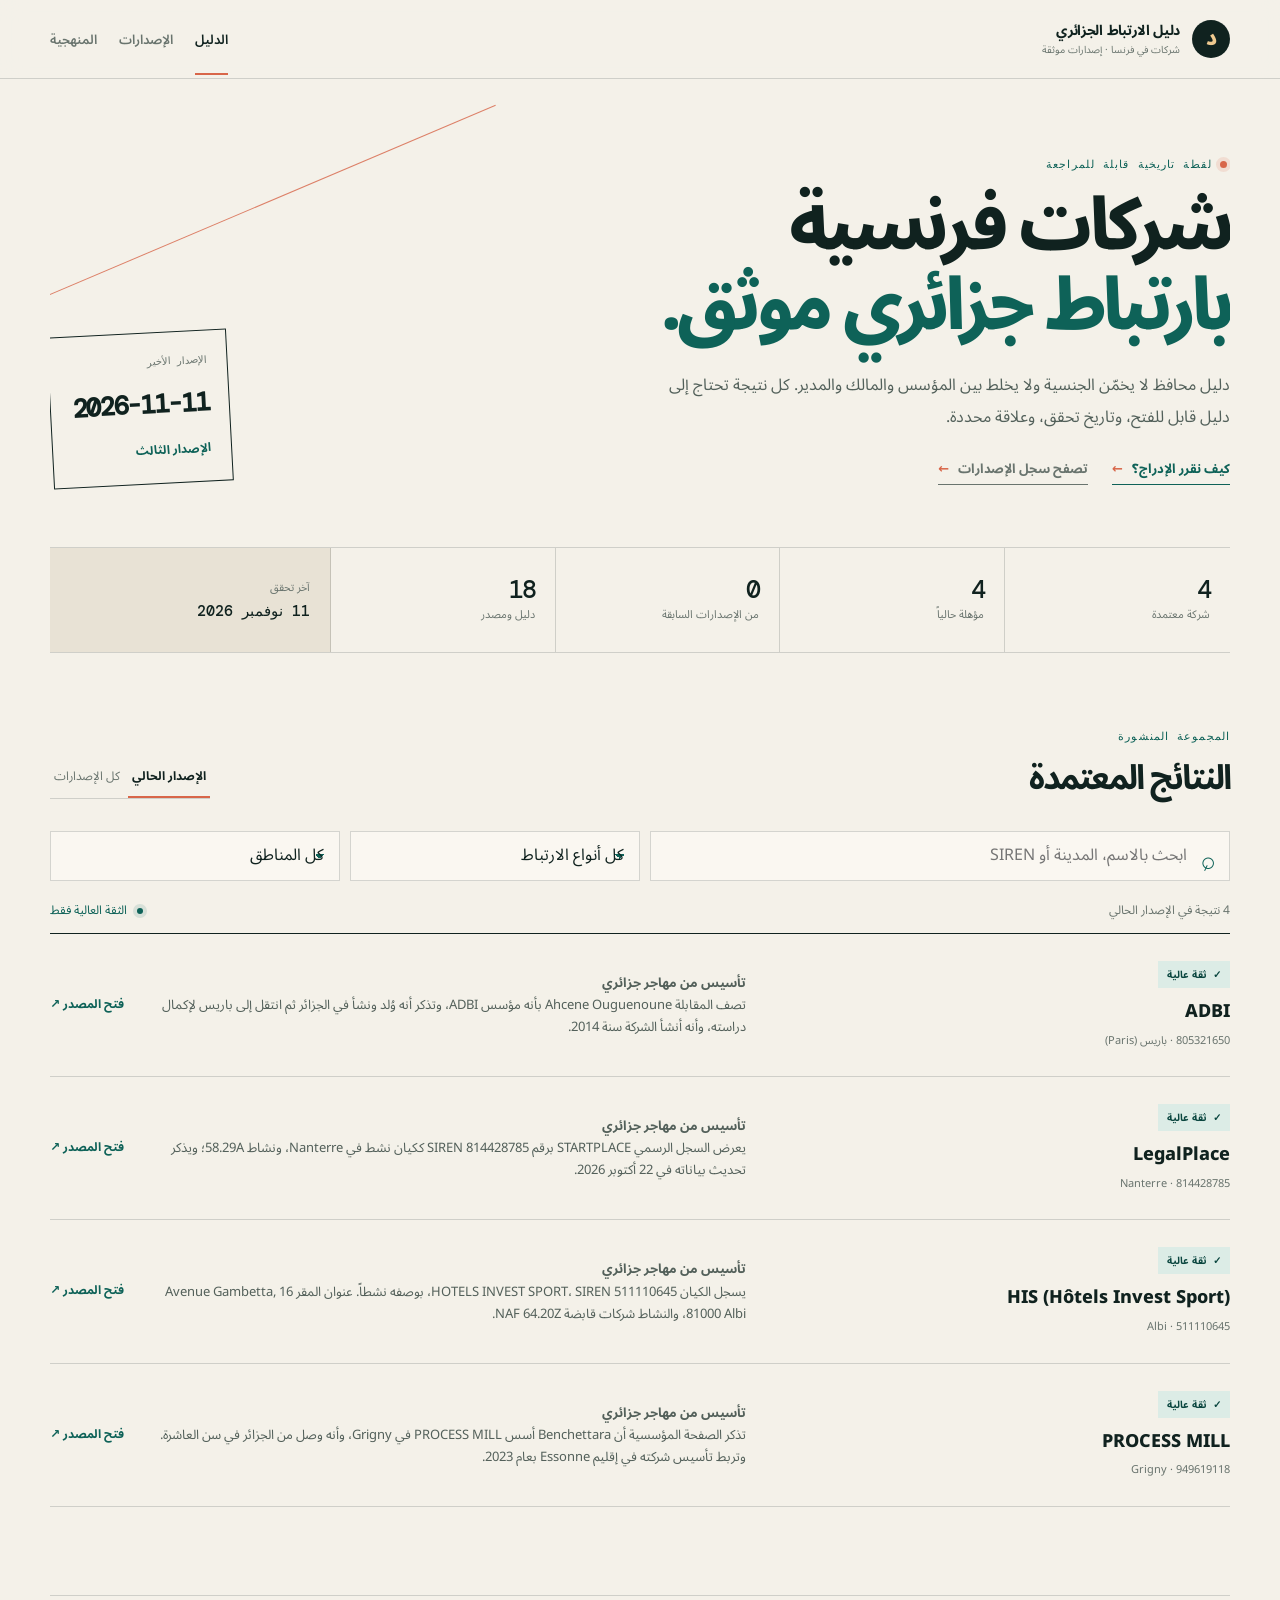
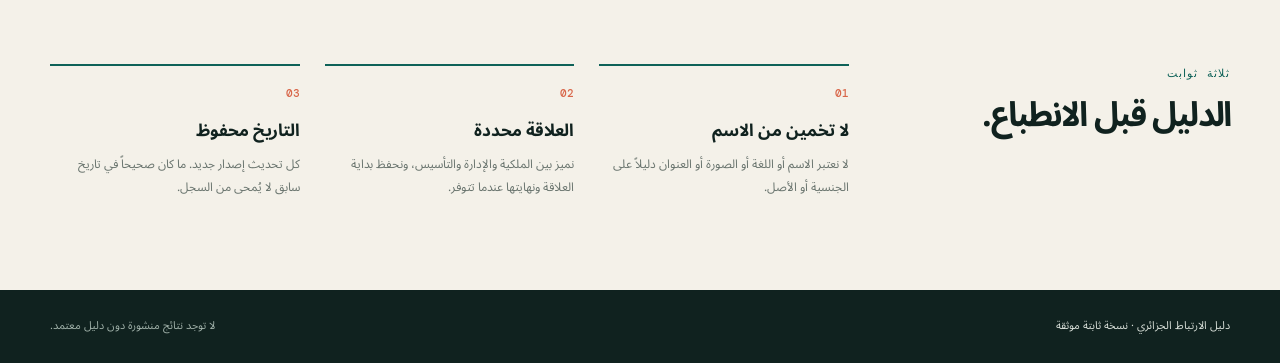
<file: public/index.html>
<!doctype html>
<html lang="ar" dir="rtl">
  <head>
    <meta charset="UTF-8" />
    <meta name="viewport" content="width=device-width, initial-scale=1" />
    <meta name="description" content="دليل ثابت موثق للشركات الموجودة في فرنسا ذات الارتباط الجزائري، مع إصدارات تاريخية وأدلة قابلة للمراجعة." />
    <meta name="theme-color" content="#10221f" />
    <title>دليل الشركات الجزائرية المرتبطة بفرنسا</title>
    <link rel="icon" href="./assets/favicon.svg" type="image/svg+xml" />
    <link rel="stylesheet" href="./styles.css" />
  </head>
  <body>
    <header class="site-header">
      <div class="header-inner">
        <a class="brand" href="./" aria-label="العودة إلى الصفحة الرئيسية">
          <span class="brand-mark" aria-hidden="true">د</span>
          <span>
            <strong>دليل الارتباط الجزائري</strong>
            <small>شركات في فرنسا · إصدارات موثقة</small>
          </span>
        </a>
        <nav class="main-nav" aria-label="التنقل الرئيسي">
          <a class="active" href="./">الدليل</a>
          <a href="./releases.html">الإصدارات</a>
          <a href="./methodology.html">المنهجية</a>
        </nav>
      </div>
    </header>

    <main>
      <section class="hero section-shell">
        <div class="hero-copy">
          <p class="eyebrow"><span class="pulse-dot"></span> لقطة تاريخية قابلة للمراجعة</p>
          <h1>شركات فرنسية<br /><em>بارتباط جزائري موثق.</em></h1>
          <p class="hero-intro">دليل محافظ لا يخمّن الجنسية ولا يخلط بين المؤسس والمالك والمدير. كل نتيجة تحتاج إلى دليل قابل للفتح، وتاريخ تحقق، وعلاقة محددة.</p>
          <div class="hero-links">
            <a class="text-link" href="./methodology.html">كيف نقرر الإدراج؟ <span>←</span></a>
            <a class="text-link muted-link" href="./releases.html">تصفح سجل الإصدارات <span>←</span></a>
          </div>
        </div>
        <div class="hero-stamp" aria-label="بيانات الإصدار الأخير">
          <span class="stamp-label">الإصدار الأخير</span>
          <strong id="hero-release-date">—</strong>
          <span id="hero-release-label">جارٍ التحميل</span>
        </div>
      </section>

      <section class="stats-strip section-shell" aria-label="إحصاءات الإصدار">
        <div class="stat-block"><span class="stat-value" id="stat-total">—</span><span class="stat-label">شركة معتمدة</span></div>
        <div class="stat-block"><span class="stat-value" id="stat-current">—</span><span class="stat-label">مؤهلة حالياً</span></div>
        <div class="stat-block"><span class="stat-value" id="stat-previous">—</span><span class="stat-label">من الإصدارات السابقة</span></div>
        <div class="stat-block"><span class="stat-value" id="stat-sources">—</span><span class="stat-label">دليل ومصدر</span></div>
        <div class="last-updated"><span>آخر تحقق</span><strong id="last-updated-date">—</strong></div>
      </section>

      <section class="directory section-shell" aria-labelledby="directory-title">
        <div class="section-heading">
          <div>
            <p class="eyebrow">المجموعة المنشورة</p>
            <h2 id="directory-title">النتائج المعتمدة</h2>
          </div>
          <div class="view-toggle" role="group" aria-label="نطاق النتائج">
            <button class="toggle-button active" data-scope="current" type="button">الإصدار الحالي</button>
            <button class="toggle-button" data-scope="all" type="button">كل الإصدارات</button>
          </div>
        </div>

        <div class="filters" aria-label="تصفية الدليل">
          <label class="search-field">
            <span class="sr-only">ابحث باسم الشركة أو المدينة أو SIREN</span>
            <span class="search-icon" aria-hidden="true">⌕</span>
            <input id="search-input" type="search" placeholder="ابحث بالاسم، المدينة أو SIREN" autocomplete="off" />
          </label>
          <label class="select-field">
            <span class="sr-only">نوع الارتباط</span>
            <select id="relationship-filter">
              <option value="all">كل أنواع الارتباط</option>
              <option value="owner">ملكية جزائرية موثقة</option>
              <option value="manager">إدارة جزائرية موثقة</option>
              <option value="founder">تأسيس من مهاجر جزائري</option>
            </select>
          </label>
          <label class="select-field">
            <span class="sr-only">المنطقة</span>
            <select id="region-filter"><option value="all">كل المناطق</option></select>
          </label>
        </div>

        <div class="results-meta"><span id="results-count">جارٍ تجهيز النتائج…</span><span class="quality-note"><span class="quality-dot"></span> الثقة العالية فقط</span></div>
        <div id="results-list" class="results-list" aria-live="polite"></div>
      </section>

      <section class="principles section-shell">
        <div class="principle-intro"><p class="eyebrow">ثلاثة ثوابت</p><h2>الدليل قبل الانطباع.</h2></div>
        <div class="principles-grid">
          <article><span class="principle-number">01</span><h3>لا تخمين من الاسم</h3><p>لا نعتبر الاسم أو اللغة أو الصورة أو العنوان دليلاً على الجنسية أو الأصل.</p></article>
          <article><span class="principle-number">02</span><h3>العلاقة محددة</h3><p>نميز بين الملكية والإدارة والتأسيس، ونحفظ بداية العلاقة ونهايتها عندما تتوفر.</p></article>
          <article><span class="principle-number">03</span><h3>التاريخ محفوظ</h3><p>كل تحديث إصدار جديد. ما كان صحيحاً في تاريخ سابق لا يُمحى من السجل.</p></article>
        </div>
      </section>
    </main>

    <footer class="site-footer">
      <div class="section-shell footer-inner"><span>دليل الارتباط الجزائري · نسخة ثابتة موثقة</span><span>لا توجد نتائج منشورة دون دليل معتمد.</span></div>
    </footer>
    <script src="./app.js" defer></script>
  </body>
</html>
</file>
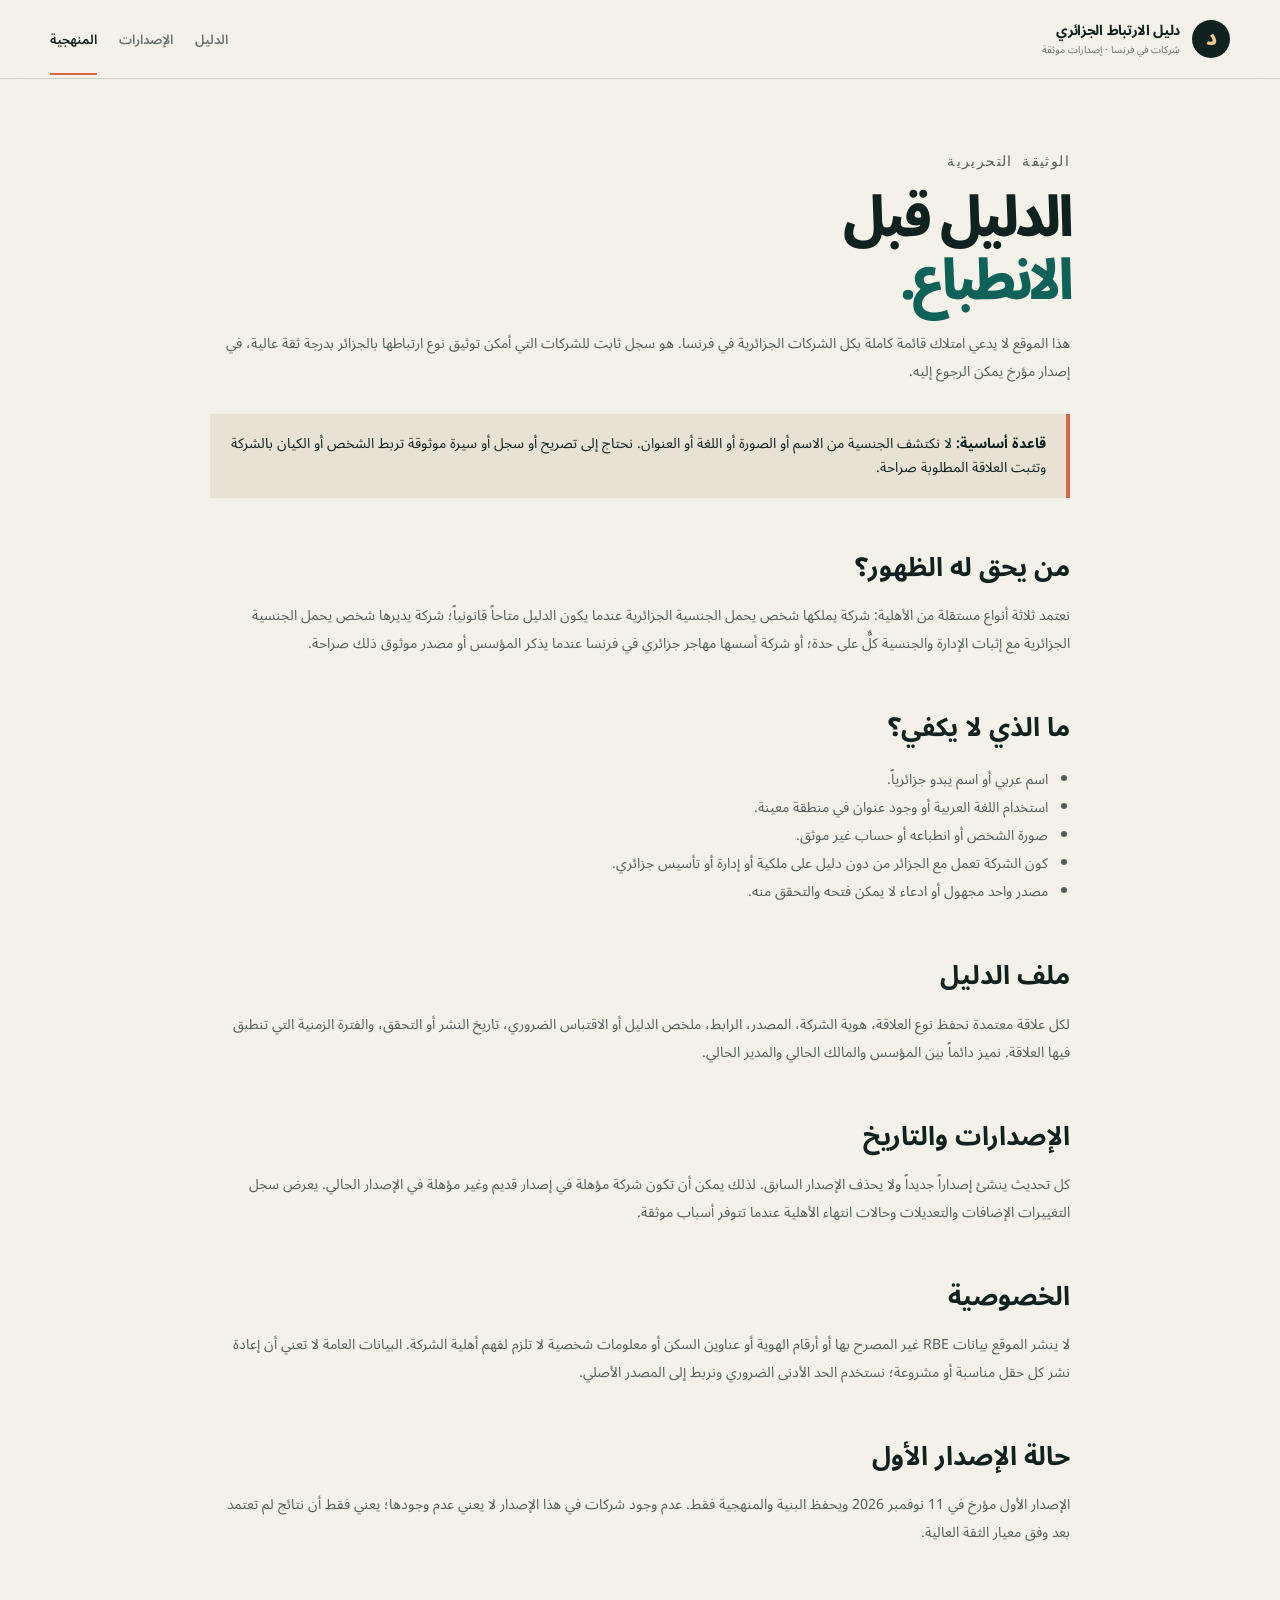
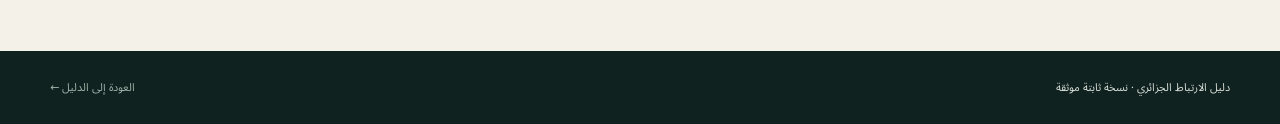
<file: public/methodology.html>
<!doctype html>
<html lang="ar" dir="rtl"><head><meta charset="UTF-8" /><meta name="viewport" content="width=device-width, initial-scale=1" /><meta name="description" content="منهجية دليل الشركات الجزائرية المرتبطة بفرنسا." /><title>المنهجية والحدود · دليل الارتباط الجزائري</title><link rel="icon" href="./assets/favicon.svg" type="image/svg+xml" /><link rel="stylesheet" href="./styles.css" /></head>
<body>
<header class="site-header"><div class="header-inner"><a class="brand" href="./"><span class="brand-mark">د</span><span><strong>دليل الارتباط الجزائري</strong><small>شركات في فرنسا · إصدارات موثقة</small></span></a><nav class="main-nav" aria-label="التنقل الرئيسي"><a href="./">الدليل</a><a href="./releases.html">الإصدارات</a><a class="active" href="./methodology.html">المنهجية</a></nav></div></header>
<main class="section-shell page-content"><p class="eyebrow">الوثيقة التحريرية</p><h1>الدليل قبل<br /><em>الانطباع.</em></h1><p>هذا الموقع لا يدعي امتلاك قائمة كاملة بكل الشركات الجزائرية في فرنسا. هو سجل ثابت للشركات التي أمكن توثيق نوع ارتباطها بالجزائر بدرجة ثقة عالية، في إصدار مؤرخ يمكن الرجوع إليه.</p>
<div class="callout"><strong>قاعدة أساسية:</strong> لا نكتشف الجنسية من الاسم أو الصورة أو اللغة أو العنوان. نحتاج إلى تصريح أو سجل أو سيرة موثوقة تربط الشخص أو الكيان بالشركة وتثبت العلاقة المطلوبة صراحة.</div>
<h2>من يحق له الظهور؟</h2><p>نعتمد ثلاثة أنواع مستقلة من الأهلية: شركة يملكها شخص يحمل الجنسية الجزائرية عندما يكون الدليل متاحاً قانونياً؛ شركة يديرها شخص يحمل الجنسية الجزائرية مع إثبات الإدارة والجنسية كلٌّ على حدة؛ أو شركة أسسها مهاجر جزائري في فرنسا عندما يذكر المؤسس أو مصدر موثوق ذلك صراحة.</p>
<h2>ما الذي لا يكفي؟</h2><ul><li>اسم عربي أو اسم يبدو جزائرياً.</li><li>استخدام اللغة العربية أو وجود عنوان في منطقة معينة.</li><li>صورة الشخص أو انطباعه أو حساب غير موثق.</li><li>كون الشركة تعمل مع الجزائر من دون دليل على ملكية أو إدارة أو تأسيس جزائري.</li><li>مصدر واحد مجهول أو ادعاء لا يمكن فتحه والتحقق منه.</li></ul>
<h2>ملف الدليل</h2><p>لكل علاقة معتمدة نحفظ نوع العلاقة، هوية الشركة، المصدر، الرابط، ملخص الدليل أو الاقتباس الضروري، تاريخ النشر أو التحقق، والفترة الزمنية التي تنطبق فيها العلاقة. نميز دائماً بين المؤسس والمالك الحالي والمدير الحالي.</p>
<h2>الإصدارات والتاريخ</h2><p>كل تحديث ينشئ إصداراً جديداً ولا يحذف الإصدار السابق. لذلك يمكن أن تكون شركة مؤهلة في إصدار قديم وغير مؤهلة في الإصدار الحالي. يعرض سجل التغييرات الإضافات والتعديلات وحالات انتهاء الأهلية عندما تتوفر أسباب موثقة.</p>
<h2>الخصوصية</h2><p>لا ينشر الموقع بيانات RBE غير المصرح بها أو أرقام الهوية أو عناوين السكن أو معلومات شخصية لا تلزم لفهم أهلية الشركة. البيانات العامة لا تعني أن إعادة نشر كل حقل مناسبة أو مشروعة؛ نستخدم الحد الأدنى الضروري ونربط إلى المصدر الأصلي.</p>
<h2>حالة الإصدار الأول</h2><p>الإصدار الأول مؤرخ في 11 نوفمبر 2026 ويحفظ البنية والمنهجية فقط. عدم وجود شركات في هذا الإصدار لا يعني عدم وجودها؛ يعني فقط أن نتائج لم تعتمد بعد وفق معيار الثقة العالية.</p></main>
<footer class="site-footer"><div class="section-shell footer-inner"><span>دليل الارتباط الجزائري · نسخة ثابتة موثقة</span><span><a href="./">العودة إلى الدليل ←</a></span></div></footer>
</body></html>
</file>
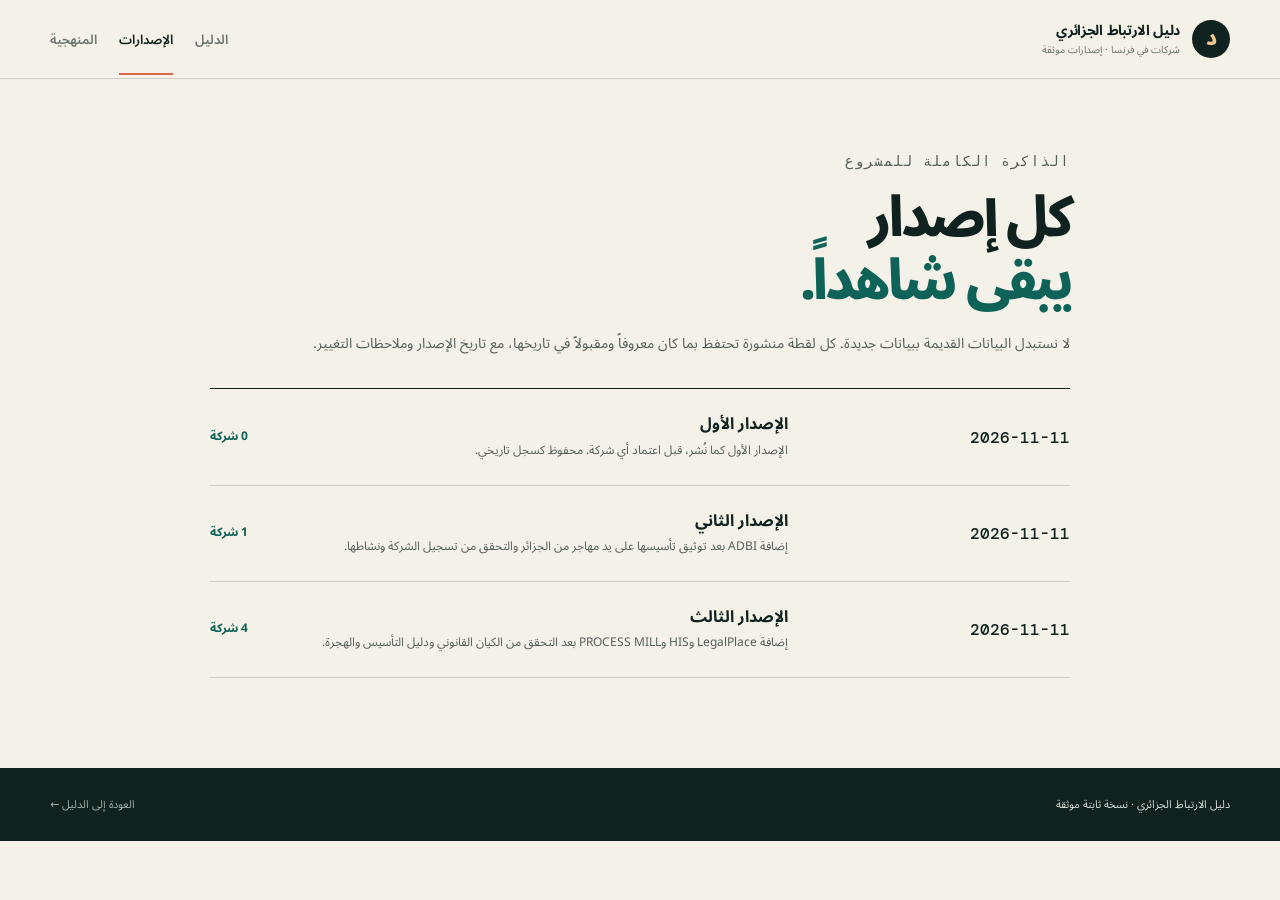
<file: public/releases.html>
<!doctype html>
<html lang="ar" dir="rtl"><head><meta charset="UTF-8" /><meta name="viewport" content="width=device-width, initial-scale=1" /><meta name="description" content="سجل الإصدارات التاريخية لدليل الشركات الجزائرية المرتبطة بفرنسا." /><title>الإصدارات التاريخية · دليل الارتباط الجزائري</title><link rel="icon" href="./assets/favicon.svg" type="image/svg+xml" /><link rel="stylesheet" href="./styles.css" /></head>
<body>
<header class="site-header"><div class="header-inner"><a class="brand" href="./"><span class="brand-mark">د</span><span><strong>دليل الارتباط الجزائري</strong><small>شركات في فرنسا · إصدارات موثقة</small></span></a><nav class="main-nav" aria-label="التنقل الرئيسي"><a href="./">الدليل</a><a class="active" href="./releases.html">الإصدارات</a><a href="./methodology.html">المنهجية</a></nav></div></header>
<main class="section-shell page-content"><p class="eyebrow">الذاكرة الكاملة للمشروع</p><h1>كل إصدار<br /><em>يبقى شاهداً.</em></h1><p>لا نستبدل البيانات القديمة ببيانات جديدة. كل لقطة منشورة تحتفظ بما كان معروفاً ومقبولاً في تاريخها، مع تاريخ الإصدار وملاحظات التغيير.</p><div id="release-list" class="release-list"><div class="empty-state"><div class="empty-icon">…</div><h3>جارٍ تحميل الإصدارات</h3></div></div></main>
<footer class="site-footer"><div class="section-shell footer-inner"><span>دليل الارتباط الجزائري · نسخة ثابتة موثقة</span><span><a href="./">العودة إلى الدليل ←</a></span></div></footer>
<script>
(async () => {
  const target = document.getElementById('release-list');
  try {
    const response = await fetch('./data/releases/index.json', { cache:'no-store' });
    const data = await response.json();
    target.innerHTML = (data.releases || []).map((release) => `<article class="release-row"><div class="release-date">${release.as_of}</div><div><strong>${release.label}</strong><p>${release.summary || 'إصدار محفوظ.'}</p></div><div class="release-count">${release.company_count.toLocaleString('ar-FR')} شركة</div></article>`).join('') || '<div class="empty-state"><h3>لا توجد إصدارات</h3></div>';
  } catch (error) { target.innerHTML = '<div class="empty-state"><h3>تعذر تحميل السجل</h3><p>جرّب إعادة تحميل الصفحة.</p></div>'; }
})();
</script>
</body></html>
</file>
<file: public/styles.css>
@import url('https://fonts.googleapis.com/css2?family=DM+Mono:wght@400;500&family=Noto+Sans+Arabic:wght@400;500;600;700;800&display=swap');

:root { --ink:#10221f; --paper:#f4f1e9; --paper-deep:#e8e2d5; --teal:#0e6258; --teal-dark:#0a463f; --coral:#d86649; --gold:#c49a50; --muted:#69746e; --line:rgba(16,34,31,.16); --white:#fffdf8; --mono:'DM Mono', monospace; }
* { box-sizing:border-box; }
html { scroll-behavior:smooth; }
body { margin:0; color:var(--ink); background:var(--paper); font-family:'Noto Sans Arabic', system-ui, sans-serif; line-height:1.7; overflow-x:hidden; }
a { color:inherit; text-decoration:none; }
button, input, select { font:inherit; }
.site-header { border-bottom:1px solid var(--line); background:rgba(244,241,233,.92); backdrop-filter:blur(12px); position:sticky; top:0; z-index:5; }
.header-inner, .section-shell { width:min(1180px, calc(100vw - 48px)); max-width:calc(100vw - 48px); margin-inline:auto; }
.header-inner { min-height:78px; display:flex; align-items:center; justify-content:space-between; gap:28px; }
.brand { display:flex; align-items:center; gap:12px; }
.brand-mark { display:grid; place-items:center; width:38px; height:38px; border-radius:50%; background:var(--ink); color:#efc98f; font-weight:800; font-size:21px; }
.brand strong, .brand small { display:block; line-height:1.35; }
.brand strong { font-size:14px; letter-spacing:-.02em; }
.brand small { color:var(--muted); font-size:10px; margin-top:2px; }
.main-nav { display:flex; gap:22px; font-size:13px; font-weight:600; }
.main-nav a { color:var(--muted); padding:26px 0 21px; border-bottom:2px solid transparent; }
.main-nav a:hover, .main-nav a.active { color:var(--ink); border-color:var(--coral); }
.hero { min-height:410px; padding-block:76px 62px; display:flex; justify-content:space-between; align-items:flex-end; gap:40px; border-bottom:1px solid var(--line); position:relative; overflow:hidden; }
.hero::after { content:''; position:absolute; left:-6%; top:28%; width:42vw; height:1px; background:var(--coral); transform:rotate(-23deg); opacity:.8; }
.hero-copy { max-width:720px; position:relative; z-index:1; }
.eyebrow { text-transform:uppercase; letter-spacing:.1em; font-family:var(--mono); font-size:11px; color:var(--teal); margin:0 0 12px; font-weight:500; }
.pulse-dot, .quality-dot { display:inline-block; width:7px; height:7px; border-radius:50%; background:var(--coral); margin-inline-start:3px; box-shadow:0 0 0 4px rgba(216,102,73,.14); }
h1, h2, h3, p { margin-top:0; }
h1 { font-size:clamp(38px, 6vw, 72px); line-height:1.12; letter-spacing:-.065em; margin-bottom:22px; font-weight:800; }
h1 em { color:var(--teal); font-style:normal; }
.hero-intro { max-width:590px; color:#52605a; font-size:16px; line-height:2; margin-bottom:25px; }
.hero-links { display:flex; gap:24px; flex-wrap:wrap; }
.text-link { font-size:13px; font-weight:700; color:var(--teal); border-bottom:1px solid var(--teal); padding-bottom:4px; }
.text-link span { color:var(--coral); margin-right:6px; }
.muted-link { color:var(--muted); border-color:var(--muted); }
.hero-stamp { border:1px solid var(--ink); width:180px; min-height:152px; padding:22px 20px; display:flex; flex-direction:column; justify-content:space-between; transform:rotate(-3deg); background:var(--paper); z-index:1; }
.stamp-label { font:500 10px var(--mono); color:var(--muted); }
.hero-stamp strong { font:800 26px var(--mono); letter-spacing:-.09em; }
.hero-stamp span:last-child { font-size:12px; color:var(--teal); font-weight:700; }
.stats-strip { display:grid; grid-template-columns:repeat(4, 1fr) 1.25fr; border-bottom:1px solid var(--line); }
.stat-block, .last-updated { padding:25px 20px; border-inline-start:1px solid var(--line); min-height:104px; }
.stat-block:first-child { border-inline-start:0; }
.stat-value, .stat-label { display:block; }
.stat-value { font:500 25px var(--mono); letter-spacing:-.08em; }
.stat-label, .last-updated span { font-size:11px; color:var(--muted); }
.last-updated { display:flex; justify-content:center; flex-direction:column; background:var(--paper-deep); }
.last-updated strong { font:500 15px var(--mono); margin-top:4px; }
.directory { padding-block:74px 88px; }
.section-heading { display:flex; justify-content:space-between; align-items:flex-end; gap:30px; margin-bottom:32px; }
.section-heading h2, .principle-intro h2 { font-size:34px; line-height:1.2; letter-spacing:-.055em; margin-bottom:0; }
.view-toggle { display:flex; border-bottom:1px solid var(--line); gap:4px; }
.toggle-button { appearance:none; border:0; background:none; color:var(--muted); cursor:pointer; padding:8px 4px; font-size:12px; border-bottom:2px solid transparent; }
.toggle-button.active { color:var(--ink); border-color:var(--coral); font-weight:700; }
.filters { display:grid; grid-template-columns:2fr 1fr 1fr; gap:10px; margin-bottom:18px; }
.search-field, .select-field { position:relative; display:block; }
.search-field input, .select-field select { width:100%; border:1px solid var(--line); background:rgba(255,253,248,.55); color:var(--ink); min-height:50px; padding:0 15px; outline:none; border-radius:0; }
.search-field input { padding-inline-start:42px; }
.search-field input:focus, .select-field select:focus { border-color:var(--teal); box-shadow:0 0 0 3px rgba(14,98,88,.1); }
.search-icon { position:absolute; inset-inline-start:15px; top:9px; font-size:25px; color:var(--teal); transform:rotate(-20deg); }
.select-field select { appearance:none; background-image:linear-gradient(45deg,transparent 50%,var(--teal) 50%),linear-gradient(135deg,var(--teal) 50%,transparent 50%); background-position:calc(100% - 19px) 22px,calc(100% - 14px) 22px; background-size:5px 5px,5px 5px; background-repeat:no-repeat; padding-inline-end:35px; }
.results-meta { display:flex; justify-content:space-between; color:var(--muted); font-size:12px; margin:20px 0 12px; }
.quality-note { color:var(--teal); }
.quality-dot { background:var(--teal); box-shadow:0 0 0 4px rgba(14,98,88,.12); width:6px; height:6px; margin-inline-end:7px; }
.results-list { border-top:1px solid var(--ink); }
.empty-state { padding:70px 20px 76px; text-align:center; border-bottom:1px solid var(--line); }
.empty-icon { width:58px; height:58px; border:1px solid var(--teal); border-radius:50%; display:grid; place-items:center; margin:0 auto 22px; color:var(--teal); font-size:25px; }
.empty-state h3 { font-size:22px; margin-bottom:10px; }
.empty-state p { max-width:490px; color:var(--muted); font-size:13px; margin:0 auto 22px; }
.empty-state a { font-size:12px; font-weight:700; color:var(--teal); border-bottom:1px solid var(--teal); }
.company-card { display:grid; grid-template-columns:1fr 1.3fr auto; gap:25px; align-items:center; padding:26px 0; border-bottom:1px solid var(--line); }
.company-name { font-weight:800; font-size:18px; margin:0 0 5px; }
.company-meta { color:var(--muted); font-size:11px; }
.company-evidence { font-size:13px; color:#53605a; }
.company-badge { display:inline-flex; align-items:center; gap:6px; background:#dcece6; color:var(--teal-dark); padding:5px 9px; font-size:10px; font-weight:700; margin-bottom:8px; }
.company-badge::before { content:'✓'; font-family:var(--mono); }
.company-open { color:var(--teal); font-size:12px; font-weight:700; white-space:nowrap; }
.principles { border-top:1px solid var(--line); padding-block:68px 78px; display:grid; grid-template-columns:.7fr 1.8fr; gap:70px; }
.principles-grid { display:grid; grid-template-columns:repeat(3,1fr); gap:25px; }
.principles-grid article { border-top:2px solid var(--teal); padding-top:13px; }
.principle-number { font:500 11px var(--mono); color:var(--coral); }
.principles-grid h3 { font-size:17px; margin:11px 0 8px; }
.principles-grid p { color:var(--muted); font-size:12px; line-height:1.9; }
.site-footer { border-top:1px solid var(--line); background:var(--ink); color:#d8dfd8; font-size:11px; }
.footer-inner { min-height:72px; display:flex; align-items:center; justify-content:space-between; gap:20px; }
.footer-inner span:last-child { color:#9fb0a8; }
.page-content { padding-block:68px 90px; width:min(860px, calc(100vw - 48px)); max-width:calc(100vw - 48px); min-width:0; }
.page-content h1 { font-size:clamp(34px,5vw,56px); margin-bottom:18px; }
.page-content h2 { font-size:26px; margin-top:48px; margin-bottom:12px; }
.page-content p, .page-content li { color:#53605a; font-size:14px; line-height:2; }
.page-content ul { padding-inline-start:22px; }
.callout { border-inline-start:4px solid var(--coral); background:var(--paper-deep); padding:18px 20px; margin:28px 0; color:var(--ink); font-size:14px; }
.release-list { width:100%; max-width:100%; margin-top:30px; border-top:1px solid var(--ink); }
.release-row { display:grid; grid-template-columns:minmax(120px,1fr) minmax(0,2fr) auto; gap:25px; align-items:center; padding:22px 0; border-bottom:1px solid var(--line); }
.release-row > * { min-width:0; }
.release-date { font:500 16px var(--mono); }
.release-row p { margin:0; font-size:12px; }
.release-count { color:var(--teal); font-size:12px; font-weight:700; }
.sr-only { position:absolute; width:1px; height:1px; padding:0; margin:-1px; overflow:hidden; clip:rect(0,0,0,0); white-space:nowrap; border:0; }
@media (max-width:800px) { .header-inner { min-height:70px; } .main-nav { gap:12px; font-size:12px; } .main-nav a { padding:23px 0 18px; } .hero { padding-block:52px 48px; flex-direction:column; align-items:flex-start; } .hero-stamp { align-self:flex-end; margin-top:14px; } .stats-strip { grid-template-columns:repeat(2,1fr); } .stat-block:nth-child(3) { border-inline-start:0; border-top:1px solid var(--line); } .stat-block:nth-child(4), .last-updated { border-top:1px solid var(--line); } .last-updated { grid-column:span 2; min-height:78px; } .filters { grid-template-columns:1fr; } .section-heading { align-items:flex-start; flex-direction:column; } .principles { grid-template-columns:1fr; gap:30px; } .principles-grid { grid-template-columns:1fr; gap:22px; } .company-card { grid-template-columns:1fr; gap:8px; } .release-row { grid-template-columns:1fr; gap:5px; } }
@media (max-width:480px) { .header-inner, .section-shell { width:calc(100vw - 30px); max-width:calc(100vw - 30px); } .page-content { width:calc(100vw - 30px); max-width:calc(100vw - 30px); } .brand small { display:none; } h1 { font-size:42px; } .hero-intro { font-size:14px; } .footer-inner { padding-block:18px; flex-direction:column; align-items:flex-start; } }
</file>
